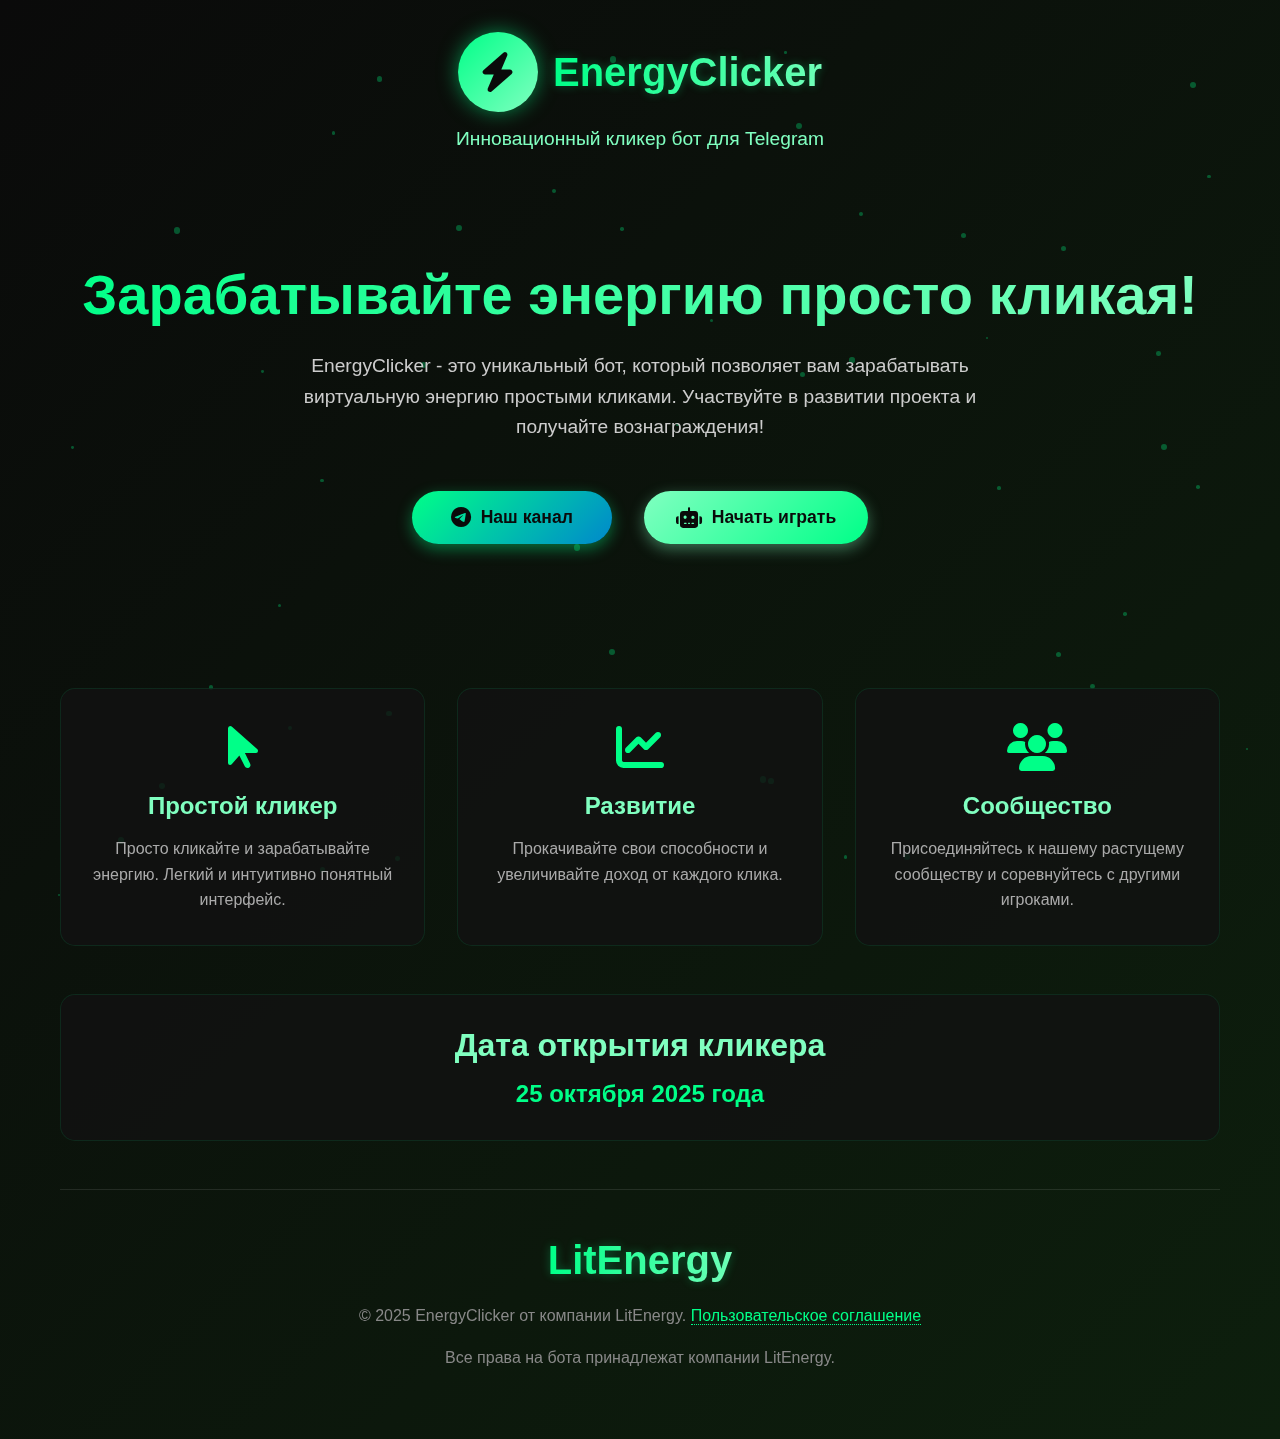
<file: energy.html>
<!DOCTYPE html>
<html lang="ru">
<head>
    <meta charset="UTF-8">
    <meta name="viewport" content="width=device-width, initial-scale=1.0">
    <title>EnergyClicker - Кликер бот</title>
    <link rel="stylesheet" href="https://cdnjs.cloudflare.com/ajax/libs/font-awesome/6.4.0/css/all.min.css">
    <style>
        * {
            margin: 0;
            padding: 0;
            box-sizing: border-box;
            font-family: 'Segoe UI', Tahoma, Geneva, Verdana, sans-serif;
        }

        :root {
            --primary-dark: #0a0a0a;
            --secondary-dark: #121212;
            --accent-green: #00ff88;
            --accent-light: #80ffc0;
            --text-light: #f0f0f0;
            --card-bg: rgba(18, 18, 18, 0.8);
        }

        body {
            background: linear-gradient(135deg, var(--primary-dark) 0%, #0d1f0d 100%);
            color: var(--text-light);
            min-height: 100vh;
            overflow-x: hidden;
        }

        .container {
            max-width: 1200px;
            margin: 0 auto;
            padding: 0 20px;
        }

        /* Header Styles */
        header {
            padding: 2rem 0;
            position: relative;
            overflow: hidden;
        }

        .logo-container {
            display: flex;
            align-items: center;
            justify-content: center;
            margin-bottom: 1rem;
            animation: fadeInDown 1s ease;
        }

        .logo {
            width: 80px;
            height: 80px;
            background: linear-gradient(135deg, var(--accent-green), var(--accent-light));
            border-radius: 50%;
            display: flex;
            align-items: center;
            justify-content: center;
            margin-right: 15px;
            box-shadow: 0 0 20px rgba(0, 255, 136, 0.5);
            animation: pulse 2s infinite;
        }

        .logo i {
            font-size: 2.5rem;
            color: var(--primary-dark);
        }

        .logo-text {
            font-size: 2.5rem;
            font-weight: 700;
            background: linear-gradient(to right, var(--accent-green), var(--accent-light));
            -webkit-background-clip: text;
            background-clip: text;
            color: transparent;
            text-shadow: 0 0 10px rgba(0, 255, 136, 0.3);
        }

        .subtitle {
            text-align: center;
            font-size: 1.2rem;
            margin-bottom: 2rem;
            color: var(--accent-light);
            animation: fadeIn 1.5s ease;
        }

        /* Hero Section */
        .hero {
            text-align: center;
            padding: 3rem 0;
            position: relative;
        }

        .hero h1 {
            font-size: 3.5rem;
            margin-bottom: 1.5rem;
            background: linear-gradient(to right, var(--accent-green), var(--accent-light));
            -webkit-background-clip: text;
            background-clip: text;
            color: transparent;
            animation: fadeInUp 1s ease;
        }

        @media (max-width: 768px) {
            .hero h1 {
                font-size: 2.5rem;
            }
        }

        .hero p {
            font-size: 1.2rem;
            max-width: 700px;
            margin: 0 auto 2rem;
            line-height: 1.6;
            color: #cccccc;
            animation: fadeInUp 1.2s ease;
        }

        /* Features Grid */
        .features {
            display: grid;
            grid-template-columns: repeat(auto-fit, minmax(300px, 1fr));
            gap: 2rem;
            margin: 3rem 0;
        }

        .feature-card {
            background: var(--card-bg);
            border-radius: 15px;
            padding: 2rem;
            text-align: center;
            transition: transform 0.3s ease, box-shadow 0.3s ease;
            border: 1px solid rgba(0, 255, 136, 0.1);
            animation: fadeIn 1s ease;
        }

        .feature-card:hover {
            transform: translateY(-10px);
            box-shadow: 0 10px 20px rgba(0, 0, 0, 0.3);
            border-color: rgba(0, 255, 136, 0.3);
        }

        .feature-icon {
            font-size: 3rem;
            color: var(--accent-green);
            margin-bottom: 1rem;
        }

        .feature-card h3 {
            font-size: 1.5rem;
            margin-bottom: 1rem;
            color: var(--accent-light);
        }

        .feature-card p {
            color: #aaaaaa;
            line-height: 1.6;
        }

        /* Buttons */
        .buttons {
            display: flex;
            justify-content: center;
            gap: 2rem;
            margin: 3rem 0;
            flex-wrap: wrap;
        }

        .btn {
            display: inline-flex;
            align-items: center;
            justify-content: center;
            padding: 1rem 2rem;
            border-radius: 50px;
            font-size: 1.1rem;
            font-weight: 600;
            text-decoration: none;
            transition: all 0.3s ease;
            position: relative;
            overflow: hidden;
            min-width: 200px;
        }

        .btn-telegram {
            background: linear-gradient(135deg, var(--accent-green), #0088cc);
            color: var(--primary-dark);
            box-shadow: 0 5px 15px rgba(0, 255, 136, 0.4);
        }

        .btn-bot {
            background: linear-gradient(135deg, var(--accent-light), var(--accent-green));
            color: var(--primary-dark);
            box-shadow: 0 5px 15px rgba(128, 255, 192, 0.4);
        }

        .btn:hover {
            transform: translateY(-3px);
            box-shadow: 0 8px 25px rgba(0, 255, 136, 0.6);
        }

        .btn i {
            margin-right: 10px;
            font-size: 1.3rem;
        }

        /* Launch Date */
        .launch-date {
            text-align: center;
            margin: 3rem 0;
            padding: 2rem;
            background: var(--card-bg);
            border-radius: 15px;
            border: 1px solid rgba(0, 255, 136, 0.1);
            animation: fadeIn 1.5s ease;
        }

        .launch-date h2 {
            font-size: 2rem;
            margin-bottom: 1rem;
            color: var(--accent-light);
        }

        .date {
            font-size: 1.5rem;
            color: var(--accent-green);
            font-weight: 700;
        }

        /* Footer */
        footer {
            padding: 3rem 0;
            text-align: center;
            border-top: 1px solid rgba(255, 255, 255, 0.1);
            margin-top: 3rem;
        }

        .footer-logo {
            display: flex;
            align-items: center;
            justify-content: center;
            margin-bottom: 1.5rem;
        }

        .footer-logo img {
            height: 40px;
            margin-right: 10px;
        }

        .footer-text {
            color: #888;
            margin-bottom: 1.5rem;
        }

        .terms-link {
            color: var(--accent-green);
            text-decoration: none;
            border-bottom: 1px dotted var(--accent-green);
            cursor: pointer;
        }

        /* Modal */
        .modal {
            display: none;
            position: fixed;
            top: 0;
            left: 0;
            width: 100%;
            height: 100%;
            background: rgba(0, 0, 0, 0.8);
            z-index: 1000;
            align-items: center;
            justify-content: center;
            padding: 20px;
        }

        .modal-content {
            background: var(--secondary-dark);
            border-radius: 15px;
            padding: 2rem;
            max-width: 600px;
            width: 100%;
            max-height: 80vh;
            overflow-y: auto;
            border: 1px solid var(--accent-green);
            box-shadow: 0 0 30px rgba(0, 255, 136, 0.3);
            animation: modalFadeIn 0.5s ease;
        }

        .modal-header {
            display: flex;
            justify-content: space-between;
            align-items: center;
            margin-bottom: 1.5rem;
            padding-bottom: 1rem;
            border-bottom: 1px solid rgba(255, 255, 255, 0.1);
        }

        .modal-header h2 {
            color: var(--accent-green);
        }

        .close-modal {
            background: none;
            border: none;
            color: var(--text-light);
            font-size: 1.5rem;
            cursor: pointer;
            transition: color 0.3s ease;
        }

        .close-modal:hover {
            color: var(--accent-green);
        }

        .modal-body {
            line-height: 1.6;
        }

        .modal-body p {
            margin-bottom: 1rem;
        }

        .highlight {
            color: var(--accent-green);
            font-weight: 600;
        }

        /* Animations */
        @keyframes fadeIn {
            from { opacity: 0; }
            to { opacity: 1; }
        }

        @keyframes fadeInUp {
            from { 
                opacity: 0;
                transform: translateY(20px);
            }
            to { 
                opacity: 1;
                transform: translateY(0);
            }
        }

        @keyframes fadeInDown {
            from { 
                opacity: 0;
                transform: translateY(-20px);
            }
            to { 
                opacity: 1;
                transform: translateY(0);
            }
        }

        @keyframes pulse {
            0% { box-shadow: 0 0 0 0 rgba(0, 255, 136, 0.7); }
            70% { box-shadow: 0 0 0 15px rgba(0, 255, 136, 0); }
            100% { box-shadow: 0 0 0 0 rgba(0, 255, 136, 0); }
        }

        @keyframes modalFadeIn {
            from { 
                opacity: 0;
                transform: scale(0.8);
            }
            to { 
                opacity: 1;
                transform: scale(1);
            }
        }

        /* Particle Background */
        .particles {
            position: fixed;
            top: 0;
            left: 0;
            width: 100%;
            height: 100%;
            z-index: -1;
            overflow: hidden;
        }

        .particle {
            position: absolute;
            background: var(--accent-green);
            border-radius: 50%;
            opacity: 0.3;
        }
    </style>
</head>
<body>
    <!-- Particle Background -->
    <div class="particles" id="particles"></div>

    <div class="container">
        <header>
            <div class="logo-container">
                <div class="logo">
                    <i class="fas fa-bolt"></i>
                </div>
                <div class="logo-text">EnergyClicker</div>
            </div>
            <div class="subtitle">Инновационный кликер бот для Telegram</div>
        </header>

        <section class="hero">
            <h1>Зарабатывайте энергию просто кликая!</h1>
            <p>EnergyClicker - это уникальный бот, который позволяет вам зарабатывать виртуальную энергию простыми кликами. Участвуйте в развитии проекта и получайте вознаграждения!</p>
            
            <div class="buttons">
                <a href="https://t.me/EnergyClick" class="btn btn-telegram" target="_blank">
                    <i class="fab fa-telegram"></i> Наш канал
                </a>
                <a href="https://t.me/EnergyClickBot" class="btn btn-bot" target="_blank">
                    <i class="fas fa-robot"></i> Начать играть
                </a>
            </div>
        </section>

        <section class="features">
            <div class="feature-card">
                <div class="feature-icon">
                    <i class="fas fa-mouse-pointer"></i>
                </div>
                <h3>Простой кликер</h3>
                <p>Просто кликайте и зарабатывайте энергию. Легкий и интуитивно понятный интерфейс.</p>
            </div>
            
            <div class="feature-card">
                <div class="feature-icon">
                    <i class="fas fa-chart-line"></i>
                </div>
                <h3>Развитие</h3>
                <p>Прокачивайте свои способности и увеличивайте доход от каждого клика.</p>
            </div>
            
            <div class="feature-card">
                <div class="feature-icon">
                    <i class="fas fa-users"></i>
                </div>
                <h3>Сообщество</h3>
                <p>Присоединяйтесь к нашему растущему сообществу и соревнуйтесь с другими игроками.</p>
            </div>
        </section>

        <section class="launch-date">
            <h2>Дата открытия кликера</h2>
            <div class="date">25 октября 2025 года</div>
        </section>

        <footer>
            <div class="footer-logo">
                <div class="logo-text">LitEnergy</div>
            </div>
            <div class="footer-text">
                © 2025 EnergyClicker от компании LitEnergy. <span class="terms-link" id="open-terms">Пользовательское соглашение</span>
            </div>
            <div class="footer-text">
                Все права на бота принадлежат компании LitEnergy.
            </div>
        </footer>
    </div>

    <!-- Modal for Terms -->
    <div class="modal" id="terms-modal">
        <div class="modal-content">
            <div class="modal-header">
                <h2>Пользовательское соглашение</h2>
                <button class="close-modal" id="close-terms">&times;</button>
            </div>
            <div class="modal-body">
                <p>Настоящим пользовательским соглашением регулируется использование бота EnergyClicker в мессенджере Telegram.</p>
                
                <p><span class="highlight">1. Общие положения</span><br>
                EnergyClicker - это игра-кликер, разработанная компанией LitEnergy. Используя бота, вы соглашаетесь с условиями данного соглашения.</p>
                
                <p><span class="highlight">2. Виртуальная валюта</span><br>
                EnergyClicker использует виртуальную валюту "Энергия", которая не имеет реальной денежной стоимости. Компания LitEnergy не гарантирует, что данная валюта когда-либо станет настоящей или будет конвертирована в реальные деньги.</p>
                
                <p><span class="highlight">3. Отказ от ответственности</span><br>
                Компания LitEnergy не несет ответственности за любые убытки, прямые или косвенные, возникшие в результате использования или невозможности использования бота EnergyClicker.</p>
                
                <p><span class="highlight">4. Изменения в соглашении</span><br>
                Мы оставляем за собой право вносить изменения в настоящее пользовательское соглашение в любое время без предварительного уведомления.</p>
                
                <p><span class="highlight">5. Права интеллектуальной собственности</span><br>
                Все права на бота EnergyClicker, его концепцию, дизайн и функционал принадлежат компании LitEnergy. Однако мы не гарантируем полную защиту интеллектуальной собственности от возможных нарушений.</p>
                
                <p><span class="highlight">6. Ограничения</span><br>
                Запрещается использование любых автоматизированных средств для взаимодействия с ботом, а также любые попытки взлома или нарушения работы бота.</p>
                
                <p>Используя EnergyClicker, вы подтверждаете, что ознакомились и согласны с условиями данного пользовательского соглашения.</p>
            </div>
        </div>
    </div>

    <script>
        // Particles background
        function createParticles() {
            const particlesContainer = document.getElementById('particles');
            const particleCount = 50;
            
            for (let i = 0; i < particleCount; i++) {
                const particle = document.createElement('div');
                particle.classList.add('particle');
                
                const size = Math.random() * 5 + 2;
                const posX = Math.random() * 100;
                const posY = Math.random() * 100;
                const delay = Math.random() * 10;
                const duration = Math.random() * 20 + 10;
                
                particle.style.width = `${size}px`;
                particle.style.height = `${size}px`;
                particle.style.left = `${posX}%`;
                particle.style.top = `${posY}%`;
                particle.style.animation = `float ${duration}s linear ${delay}s infinite`;
                
                particlesContainer.appendChild(particle);
            }
            
            // Add floating animation
            const style = document.createElement('style');
            style.textContent = `
                @keyframes float {
                    0% { transform: translateY(0) translateX(0); opacity: 0.3; }
                    25% { transform: translateY(-20px) translateX(10px); opacity: 0.5; }
                    50% { transform: translateY(-40px) translateX(0); opacity: 0.3; }
                    75% { transform: translateY(-20px) translateX(-10px); opacity: 0.5; }
                    100% { transform: translateY(0) translateX(0); opacity: 0.3; }
                }
            `;
            document.head.appendChild(style);
        }

        // Modal functionality
        document.getElementById('open-terms').addEventListener('click', function() {
            document.getElementById('terms-modal').style.display = 'flex';
        });

        document.getElementById('close-terms').addEventListener('click', function() {
            document.getElementById('terms-modal').style.display = 'none';
        });

        // Close modal when clicking outside
        window.addEventListener('click', function(event) {
            const modal = document.getElementById('terms-modal');
            if (event.target === modal) {
                modal.style.display = 'none';
            }
        });

        // Initialize particles on load
        window.addEventListener('load', createParticles);
    </script>
</body>
</html>
</file>
